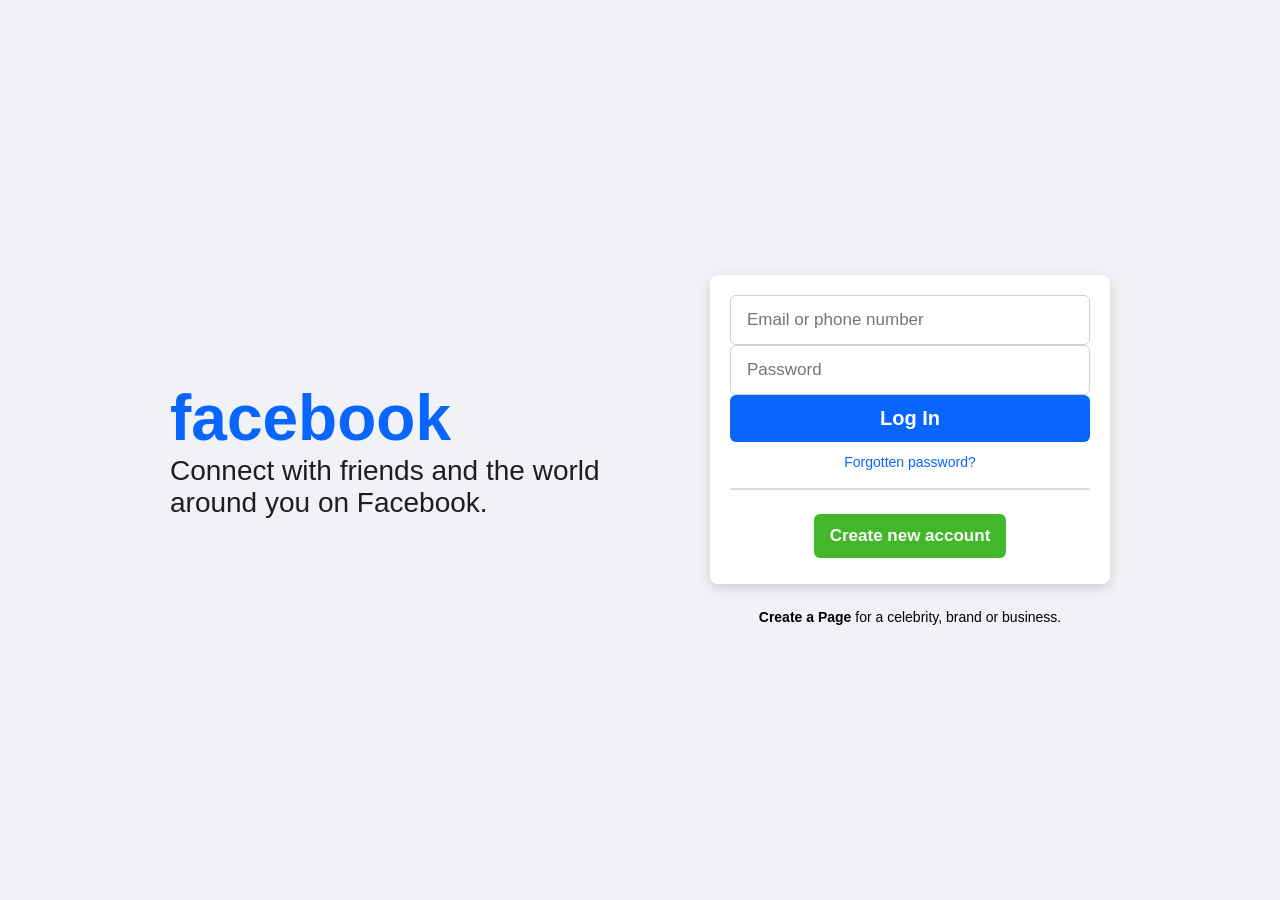
<file: index.html>
<!DOCTYPE html>
<html lang="en">
<head>
    <meta charset="UTF-8">
    <meta name="viewport" content="width=device-width, initial-scale=1.0">
    <title>Facebook - Log In or Sign Up</title>
    <link rel="stylesheet" href="style.css">
</head>
<body class="auth-body">

    <div class="auth-container">
        <!-- Left Side: Facebook Branding -->
        <div class="auth-left">
            <h1 class="fb-logo-text">facebook</h1>
            <p>Connect with friends and the world around you on Facebook.</p>
        </div>

        <!-- Right Side: Login Box -->
        <div class="auth-right">
            <div class="auth-card">
                <form action="dashboard.html">
                    <input type="text" placeholder="Email or phone number" required>
                    <input type="password" placeholder="Password" required>
                    <button type="submit" class="btn-login">Log In</button>
                </form>
                <a href="#" class="forgot-pass">Forgotten password?</a>
                <hr>
                <div class="create-account-container">
                    <a href="signup.html" class="btn-create">Create new account</a>
                </div>
            </div>
            <p class="auth-footer-text"><b>Create a Page</b> for a celebrity, brand or business.</p>
        </div>
    </div>

</body>
</html>
</file>
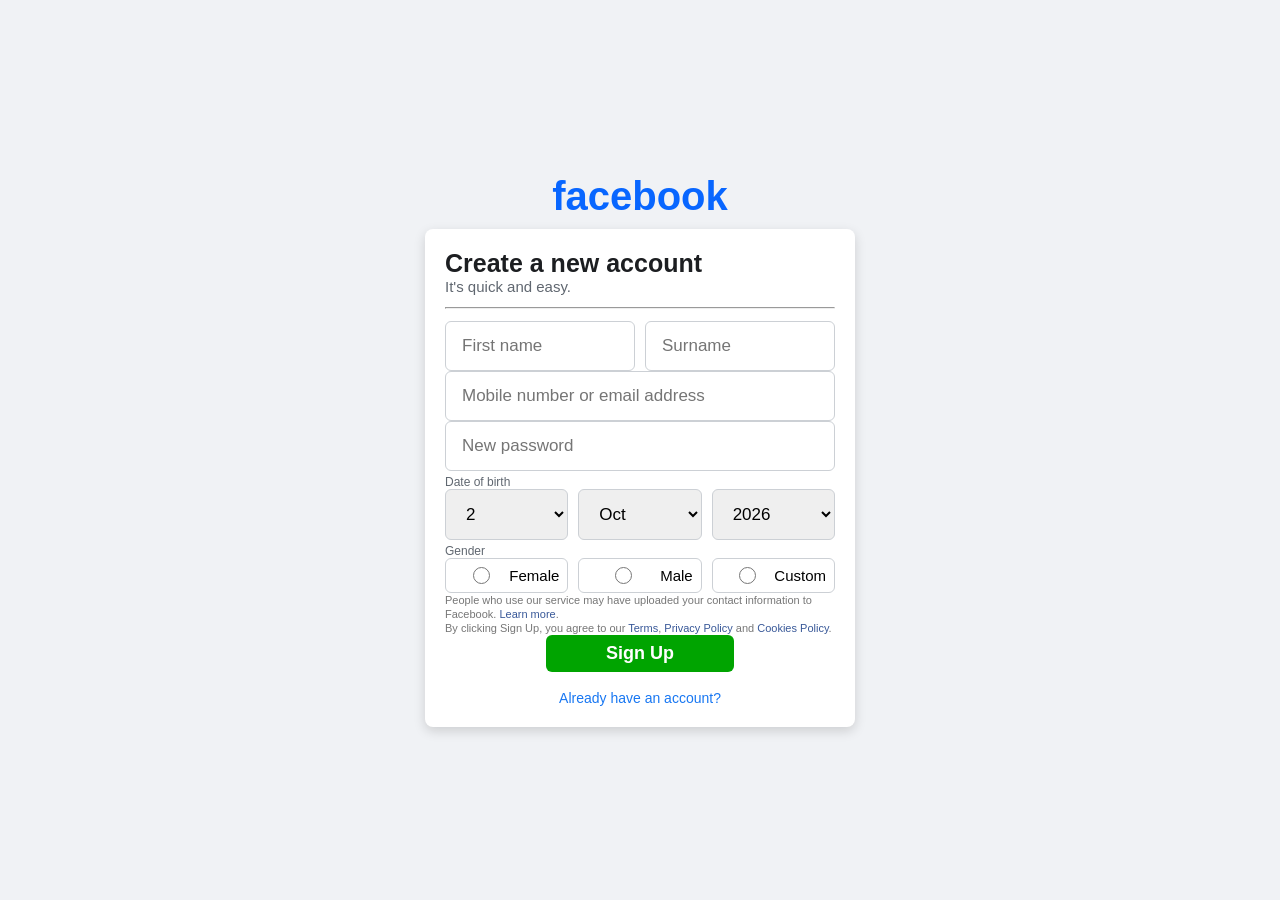
<file: signup.html>
<!DOCTYPE html>
<html lang="en">
<head>
    <meta charset="UTF-8">
    <meta name="viewport" content="width=device-width, initial-scale=1.0">
    <title>Sign up for Facebook</title>
    <link rel="stylesheet" href="style.css">
</head>
<body class="auth-body">

    <div class="signup-container">
        <h1 class="fb-signup-logo">facebook</h1>
        
        <div class="signup-card">
            <div class="signup-header">
                <h2>Create a new account</h2>
                <p>It's quick and easy.</p>
            </div>
            <hr>
            <form action="dashboard.html">
                <div class="name-row">
                    <input type="text" placeholder="First name" required>
                    <input type="text" placeholder="Surname" required>
                </div>
                <input type="text" placeholder="Mobile number or email address" required>
                <input type="password" placeholder="New password" required>
                
                <div class="dob-label">Date of birth</div>
                <div class="dob-row">
                    <select><option>2</option></select>
                    <select><option>Oct</option></select>
                    <select><option>2026</option></select>
                </div>

                <div class="gender-label">Gender</div>
                <div class="gender-row">
                    <label><input type="radio" name="gender"> Female</label>
                    <label><input type="radio" name="gender"> Male</label>
                    <label><input type="radio" name="gender"> Custom</label>
                </div>

                <p class="legal-text">
                    People who use our service may have uploaded your contact information to Facebook. <a href="#">Learn more</a>.
                </p>
                <p class="legal-text">
                    By clicking Sign Up, you agree to our <a href="#">Terms</a>, <a href="#">Privacy Policy</a> and <a href="#">Cookies Policy</a>.
                </p>

                <div class="signup-btn-container">
                    <button type="submit" class="btn-signup">Sign Up</button>
                </div>
            </form>
            <div class="login-link-container">
                <a href="index.html">Already have an account?</a>
            </div>
        </div>
    </div>

</body>
</html>
</file>
<file: style.css>
* {
    margin: 0;
    padding: 0;
    box-sizing: border-box;
    font-family: Arial, sans-serif;
}

/* --- AUTHENTICATION PAGES (Login & Signup) --- */
.auth-body {
    background-color: #f0f2f5;
    display: flex;
    justify-content: center;
    align-items: center;
    min-height: 100vh;
}

.auth-container {
    display: flex;
    justify-content: space-between;
    align-items: center;
    width: 980px;
    padding: 20px;
}

.auth-left {
    width: 50%;
    padding-right: 30px;
}

.fb-logo-text {
    font-size: 64px;
    color: #0866ff;
    font-weight: bold;
}

.auth-left p {
    font-size: 28px;
    line-height: 32px;
    color: #1c1e21;
}

.auth-right {
    width: 400px;
    display: flex;
    flex-direction: column;
    align-items: center;
}

.auth-card, .signup-card {
    background-color: #ffffff;
    width: 100%;
    padding: 20px;
    border-radius: 8px;
    box-shadow: 0 4px 12px rgba(0, 0, 0, 0.15);
    display: flex;
    flex-direction: column;
    gap: 12px;
}

.auth-card input, .signup-card input, .signup-card select {
    width: 100%;
    padding: 14px 16px;
    font-size: 17px;
    border: 1px solid #ccd0d5;
    border-radius: 6px;
    outline: none;
}

.auth-card input:focus, .signup-card input:focus {
    border-color: #0866ff;
    box-shadow: 0 0 0 2px #e7f3ff;
}

.btn-login {
    width: 100%;
    background-color: #0866ff;
    color: white;
    border: none;
    border-radius: 6px;
    font-size: 20px;
    font-weight: bold;
    padding: 12px;
    cursor: pointer;
}

.btn-login:hover {
    background-color: #1877f2;
}

.auth-card hr {
    margin: 6px 0;
    border: 0.5px solid #dadde1;
}

.forgot-pass {
    text-align: center;
    color: #0866ff;
    text-decoration: none;
    font-size: 14px;
}

.forgot-pass:hover {
    text-decoration: underline;
}

.create-account-container {
    display: flex;
    justify-content: center;
    padding: 6px 0;
}

.btn-create {
    background-color: #42b72a;
    color: white;
    padding: 12px 16px;
    border-radius: 6px;
    font-size: 17px;
    font-weight: bold;
    text-decoration: none;
}

.btn-create:hover {
    background-color: #36a420;
}

.auth-footer-text {
    margin-top: 25px;
    font-size: 14px;
    text-align: center;
}

/* --- SIGNUP PAGE SPECIFIC STYLES --- */
.signup-container {
    width: 430px;
    display: flex;
    flex-direction: column;
    align-items: center;
}

.fb-signup-logo {
    font-size: 40px;
    color: #0866ff;
    margin-bottom: 10px;
}

.signup-header h2 {
    font-size: 25px;
    color: #1c1e21;
}

.signup-header p {
    font-size: 15px;
    color: #606770;
}

.name-row, .dob-row {
    display: flex;
    gap: 10px;
}

.dob-label, .gender-label {
    font-size: 12px;
    color: #606770;
    margin-top: 4px;
}

.gender-row {
    display: flex;
    justify-content: space-between;
    gap: 10px;
}

.gender-row label {
    flex: 1;
    border: 1px solid #ccd0d5;
    padding: 8px;
    border-radius: 6px;
    display: flex;
    justify-content: space-between;
    font-size: 15px;
    cursor: pointer;
}

.legal-text {
    font-size: 11px;
    color: #777;
    line-height: 14px;
}

.legal-text a {
    color: #385898;
    text-decoration: none;
}

.signup-btn-container {
    display: flex;
    justify-content: center;
}

.btn-signup {
    background-color: #00a400;
    color: white;
    border: none;
    border-radius: 6px;
    font-size: 18px;
    font-weight: bold;
    padding: 8px 60px;
    cursor: pointer;
}

.login-link-container {
    text-align: center;
    margin-top: 5px;
}

.login-link-container a {
    color: #1877f2;
    text-decoration: none;
    font-size: 14px;
}

/* --- DASHBOARD STYLES --- */
.dashboard-body {
    background-color: #f0f2f5;
    color: #050505;
}

.topbar {
    display: flex;
    justify-content: space-between;
    align-items: center;
    height: 56px;
    background-color: #ffffff;
    position: sticky;
    top: 0;
    box-shadow: 0 2px 4px rgba(0, 0, 0, 0.1);
    padding: 0 16px;
    z-index: 100;
}

.topbar-left {
    display: flex;
    align-items: center;
    gap: 8px;
}

.topbar-left .logo i {
    font-size: 40px;
    color: #0866ff;
}

.search-box {
    display: flex;
    align-items: center;
    background-color: #f0f2f5;
    border-radius: 50px;
    padding: 8px 12px;
    gap: 8px;
}

.search-box input {
    border: none;
    background: transparent;
    outline: none;
}

.topbar-center {
    display: flex;
    gap: 10px;
}

.nav-icon {
    font-size: 20px;
    color: #65676b;
    padding: 10px 30px;
    border-radius: 8px;
    text-decoration: none;
}

.nav-icon.active {
    color: #0866ff;
    border-bottom: 3px solid #0866ff;
}

.topbar-right {
    display: flex;
    align-items: center;
    gap: 10px;
}

.menu-icon, .logout-btn {
    width: 40px;
    height: 40px;
    background-color: #e4e6eb;
    border-radius: 50%;
    display: flex;
    justify-content: center;
    align-items: center;
    cursor: pointer;
    color: #050505;
    text-decoration: none;
}

.main-container {
    display: flex;
    justify-content: space-between;
    padding: 20px;
}

.left-sidebar, .right-sidebar {
    width: 25%;
    padding: 10px;
}

.left-sidebar ul, .right-sidebar ul {
    list-style: none;
}

.left-sidebar li, .right-sidebar li {
    display: flex;
    align-items: center;
    gap: 12px;
    padding: 10px;
    font-weight: 600;
    border-radius: 8px;
}

.feed-area {
    width: 45%;
    display: flex;
    flex-direction: column;
    gap: 20px;
}

.create-post, .post-card {
    background-color: #ffffff;
    border-radius: 8px;
    padding: 15px;
    box-shadow: 0 1px 2px rgba(0, 0, 0, 0.1);
}

.post-input-top {
    display: flex;
    align-items: center;
    gap: 10px;
}

.post-input-top img {
    border-radius: 50%;
}

.post-input-top input {
    width: 100%;
    background-color: #f0f2f5;
    border: none;
    padding: 10px 15px;
    border-radius: 50px;
    outline: none;
}

.post-options {
    display: flex;
    justify-content: space-around;
    margin-top: 10px;
}

.option {
    display: flex;
    align-items: center;
    gap: 8px;
    font-weight: 600;
    color: #65676b;
}

.post-header {
    display: flex;
    align-items: center;
    gap: 10px;
    margin-bottom: 10px;
}

.post-header img {
    border-radius: 50%;
}

/* --- RESPONSIVE MEDIA QUERIES --- */
@media (max-width: 900px) {
    .auth-container {
        flex-direction: column;
        width: 100%;
    }
    .auth-left {
        width: 100%;
        text-align: center;
        padding-right: 0;
        margin-bottom: 20px;
    }
    .auth-left p {
        font-size: 18px;
        line-height: 24px;
    }
    .fb-logo-text {
        font-size: 48px;
    }
    .auth-right, .signup-container {
        width: 100%;
    }
    .left-sidebar, .right-sidebar {
        display: none;
    }
    .feed-area {
        width: 100%;
    }
}
</file>
